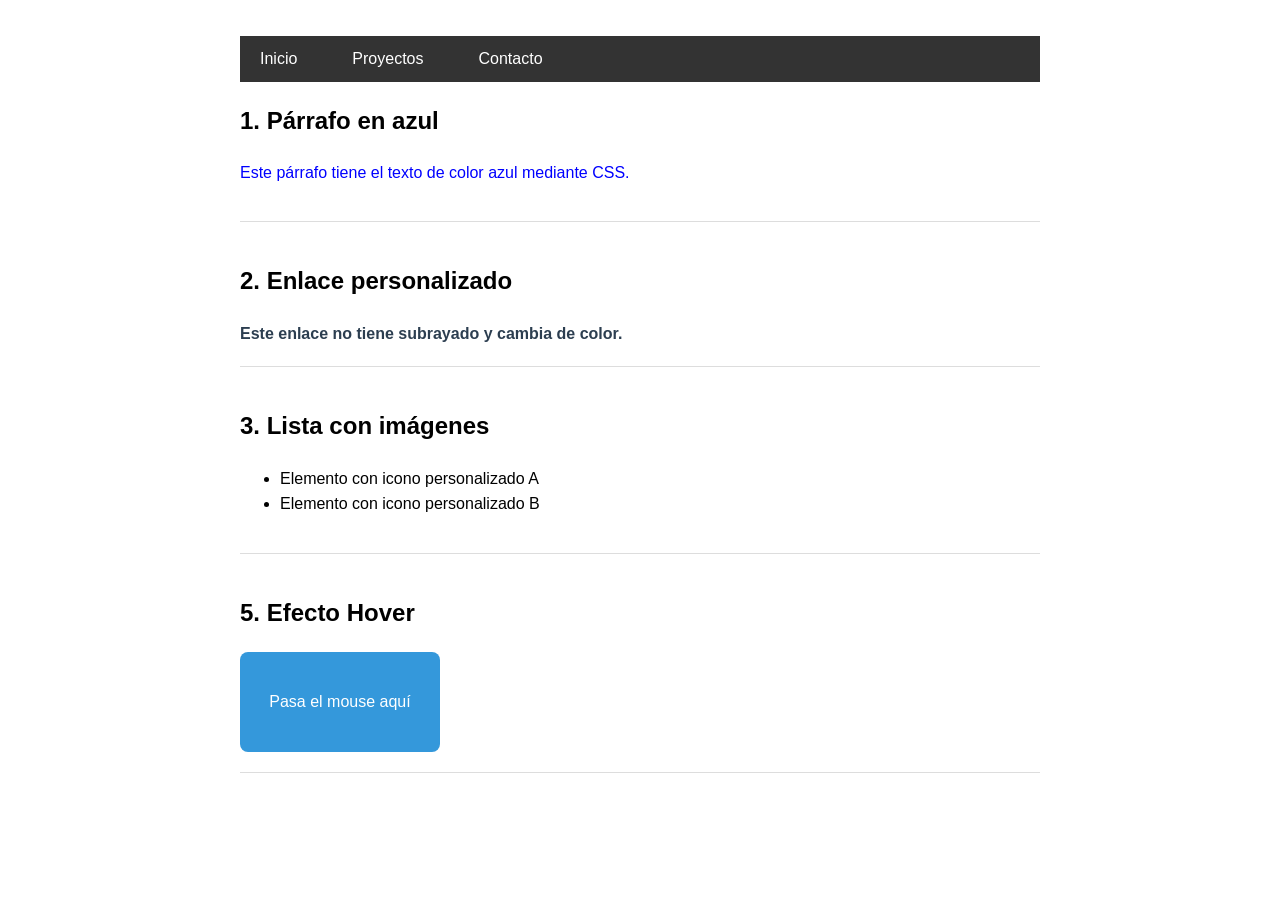
<file: css_pt1/index.html>
<!DOCTYPE html>
<html lang="es">
<head>
    <meta charset="UTF-8">
    <meta name="viewport" content="width=device-width, initial-scale=1.0">
    <title>Parte 1 :)</title>
    <link rel="stylesheet" href="style.css">
</head>
<body>

    <header>
        <nav>
            <ul>
                <li><a href="#">Inicio</a></li>
                <li><a href="#">Proyectos</a></li>
                <li><a href="#">Contacto</a></li>
            </ul>
        </nav>
    </header>

    <main>
        <section>
            <h2>1. Párrafo en azul</h2>
            <p class="texto-azul">Este párrafo tiene el texto de color azul mediante CSS.</p>
        </section>

        <section>
            <h2>2. Enlace personalizado</h2>
            <a href="https://youtu.be/BTDA7icl7AY" class="enlace-limpio">Este enlace no tiene subrayado y cambia de color.</a>
        </section>

        <section>
            <h2>3. Lista con imágenes</h2>
            <ul class="lista-custom">
                <li>Elemento con icono personalizado A</li>
                <li>Elemento con icono personalizado B</li>
            </ul>
        </section>

        <section>
            <h2>5. Efecto Hover</h2>
            <div class="caja-animada">
                Pasa el mouse aquí
            </div>
        </section>
    </main>

</body>
</html>
</file>
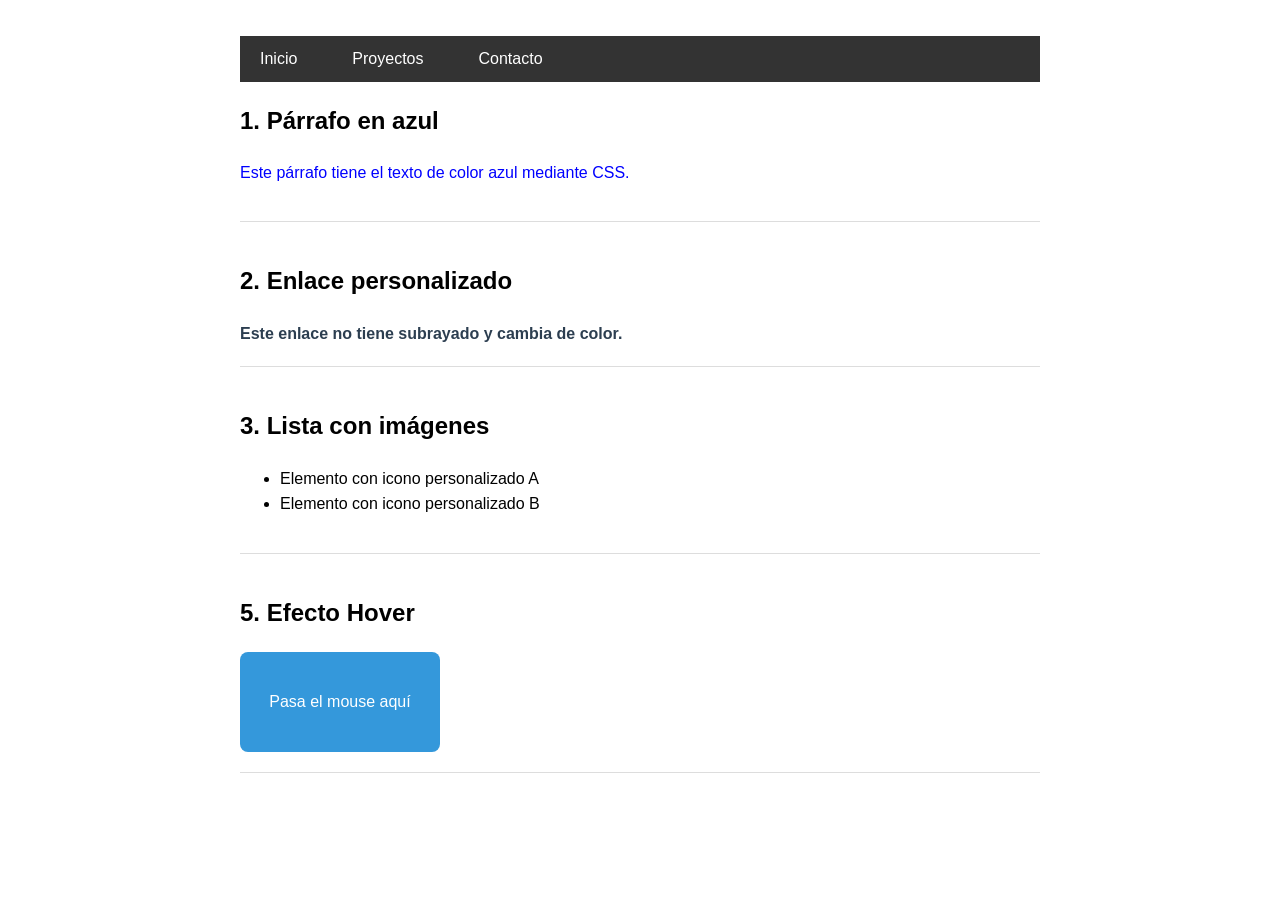
<file: htmlycss.html>
<!DOCTYPE html>
<html lang="es">
<head>
    <meta charset="UTF-8">
    <meta name="viewport" content="width=device-width, initial-scale=1.0">
    <title>Resolución Ejercicios CSS</title>
    <link rel="stylesheet" href="htmlycss.css">
</head>
<body>

    <header>
        <nav>
            <ul>
                <li><a href="#">Inicio</a></li>
                <li><a href="#">Proyectos</a></li>
                <li><a href="#">Contacto</a></li>
            </ul>
        </nav>
    </header>

    <main>
        <section>
            <h2>1. Párrafo en azul</h2>
            <p class="texto-azul">Este párrafo tiene el texto de color azul mediante CSS.</p>
        </section>

        <section>
            <h2>2. Enlace personalizado</h2>
            <a href="https://google.com" class="enlace-limpio">Este enlace no tiene subrayado y cambia de color.</a>
        </section>

        <section>
            <h2>3. Lista con imágenes</h2>
            <ul class="lista-custom">
                <li>Elemento con icono personalizado A</li>
                <li>Elemento con icono personalizado B</li>
            </ul>
        </section>

        <section>
            <h2>5. Efecto Hover</h2>
            <div class="caja-animada">
                Pasa el mouse aquí
            </div>
        </section>
    </main>

</body>
</html>
</file>
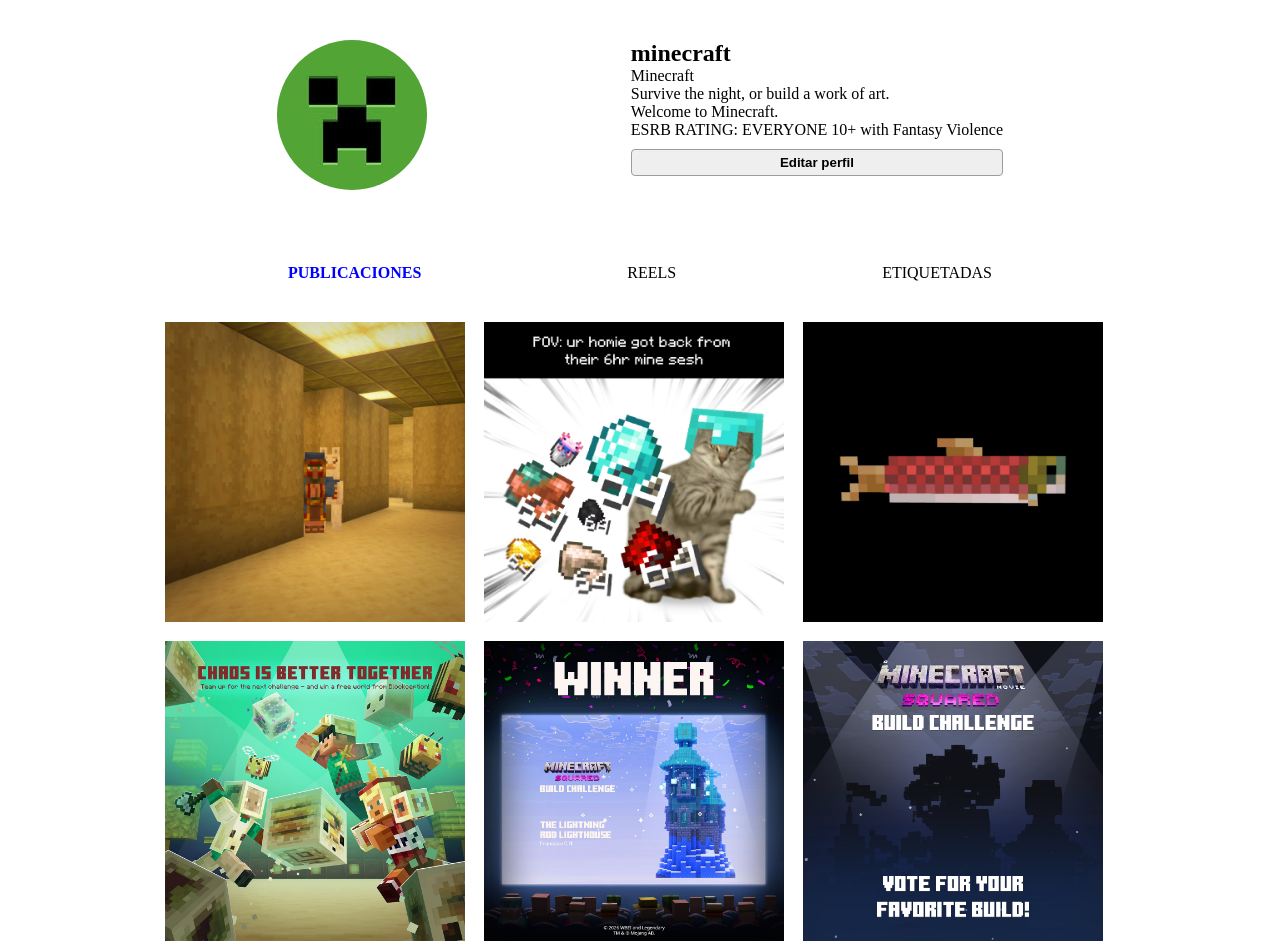
<file: css_pt2(y 3)/insta.html>
<!DOCTYPE html>
<html lang="es">
<head>
    <meta charset="UTF-8">
    <meta name="viewport" content="width=device-width, initial-scale=1.0">
    <title>Perfil Instagram</title>
    <link rel="stylesheet" href="insta.css">
</head>
<body>
    <div class="header">
        <div class="profile-pic">
            <img src="images/profile.jpg" alt="Avatar" class="profile-img">
        </div>
        <section class="user-info">
            <h2>minecraft</h2>
            <div class="bio">
                <span>Minecraft</span>
                <p>Survive the night, or build a work of art.</p>
                <p>Welcome to Minecraft.</p>
                <p>ESRB RATING: EVERYONE 10+ with Fantasy Violence</p>
            </div>
             <button class="edit-btn">Editar perfil</button>
        </section>
    </div>

    <div class="tabs">
        <span id="selected">PUBLICACIONES</span>
        <span >REELS</span>
        <span >ETIQUETADAS</span>
    </div>

    <main class="gallery">
        <img src="images/post1.jpg" alt="Post 1" class="post-img">
        <img src="images/post2.jpg" alt="Post 2" class="post-img">
        <img src="images/post3.webp" alt="Post 3" class="post-img">
        <img src="images/post4.jpg" alt="Post 4" class="post-img">
        <img src="images/post5.jpg" alt="Post 5" class="post-img">
        <img src="images/post6.jpg" alt="Post 6" class="post-img">
    </main>
</body>
</html>
</file>
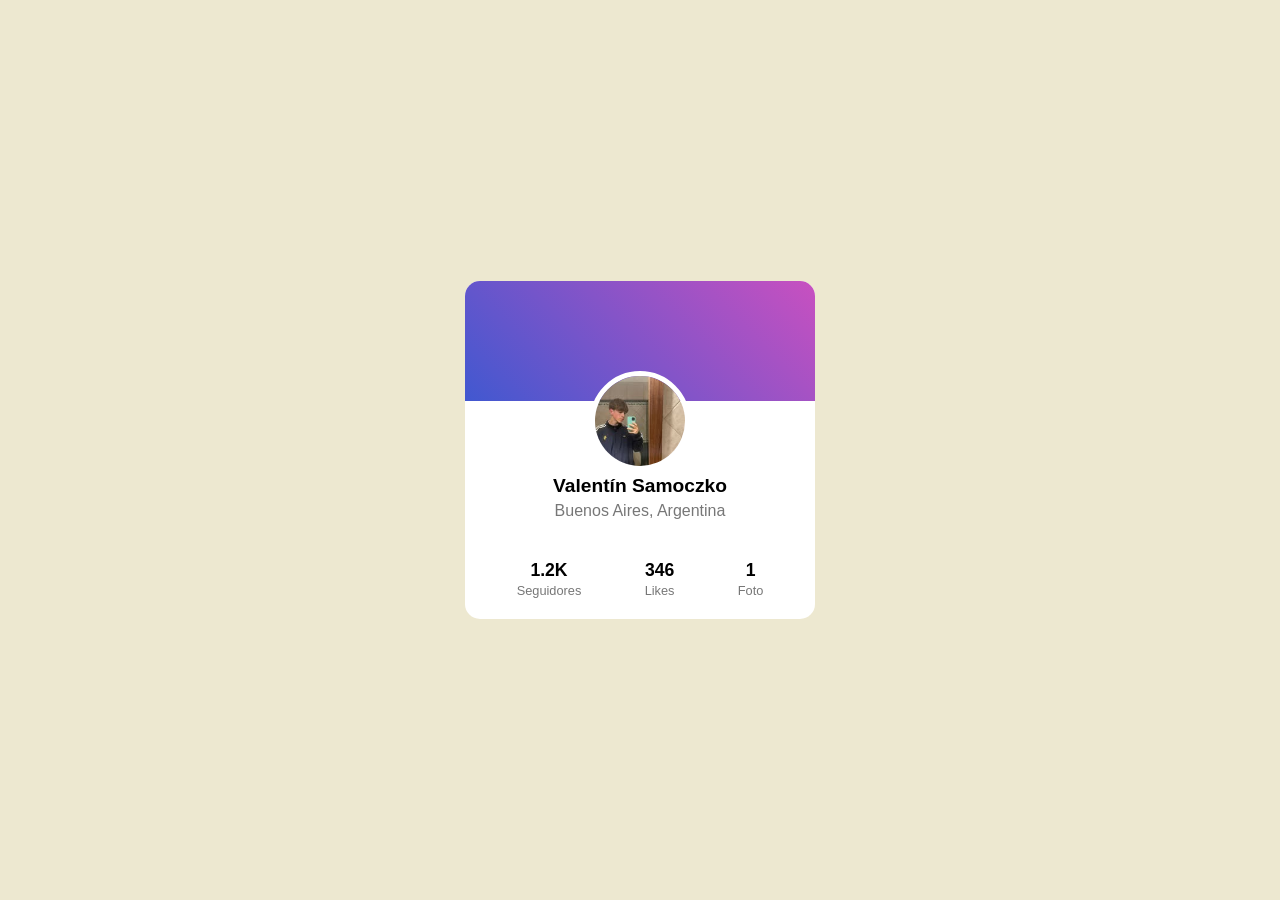
<file: css_pt2(y 3)/tarj_usr.html>
<!DOCTYPE html>
<html lang="es">
<head>
    <meta charset="UTF-8">
    <meta name="viewport" content="width=device-width, initial-scale=1.0">
    <title>Tarjeta de Usuario</title>
    <link rel="stylesheet" href="tarj_usr.css">
</head>
<body>
    <main class="container">
        <div class="card">
            <div class="banner"></div>
            <div class="profile-header">
                <img src="images/profile_usr.jpg" alt="Foto de perfil" >
                <h1>Valentín Samoczko</h1>
                <p>Buenos Aires, Argentina</p>
            </div>
            <div class="stats">
                <div class="stat-item">
                    <span class="stat-bold">1.2K</span>
                    <span class="stat-desc">Seguidores</span>
                </div>
                <div class="stat-item">
                    <span class="stat-bold">346</span>
                    <span class="stat-desc">Likes</span>
                </div>
                <div class="stat-item">
                    <span class="stat-bold">1</span>
                    <span class="stat-desc">Foto</span>
                </div>
            </div>
        </div>
    </main>
</body>
</html>
</file>
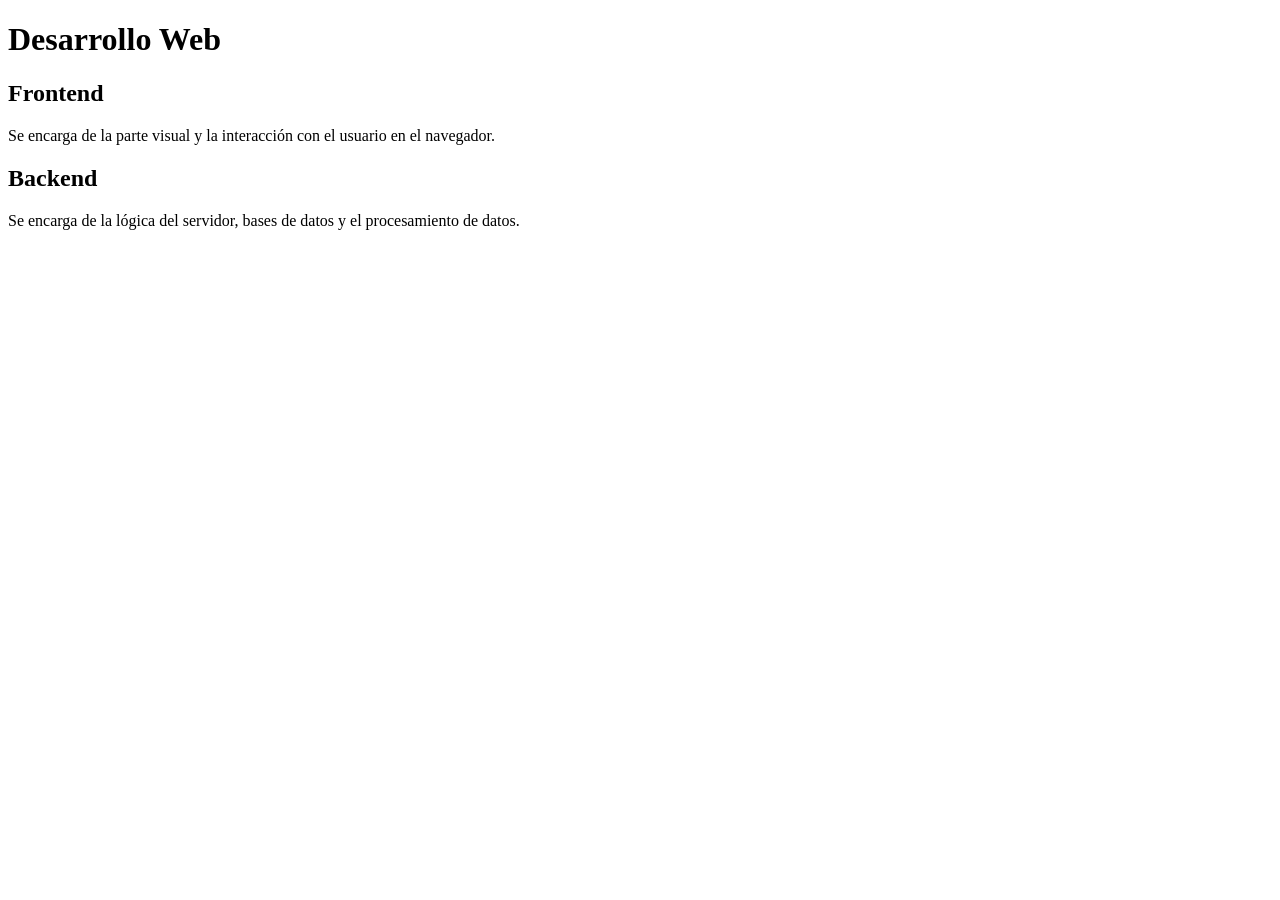
<file: html_pt1/ej2.html>
<!DOCTYPE html>
<html lang="es">
<head>
    <meta charset="UTF-8">
    <title>Ejercicio 2</title>
</head>
<body>
    <h1>Desarrollo Web</h1>
    
    <h2>Frontend</h2>
    <p>Se encarga de la parte visual y la interacción con el usuario en el navegador.</p>
    
    <h2>Backend</h2>
    <p>Se encarga de la lógica del servidor, bases de datos y el procesamiento de datos.</p>
</body>
</html>
</file>
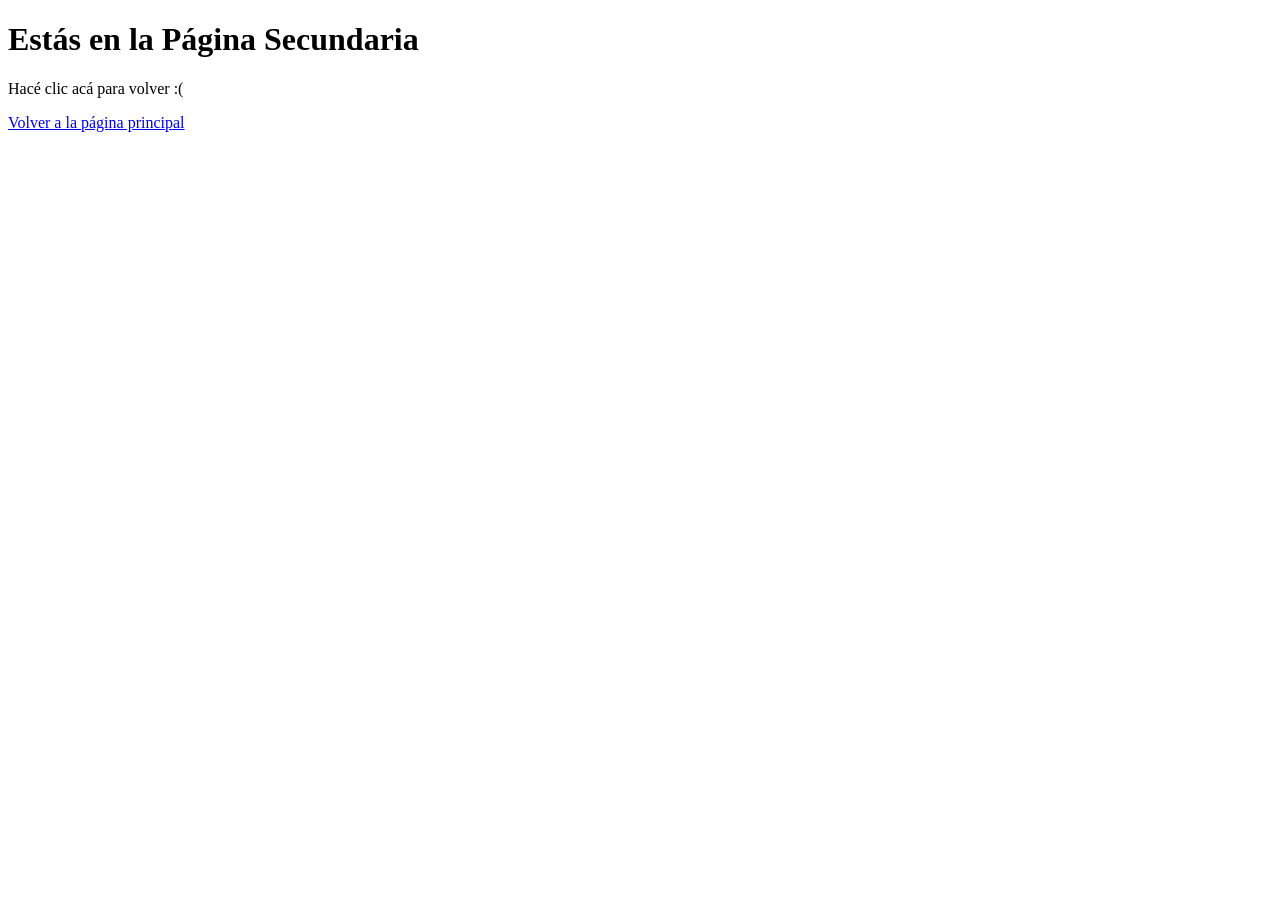
<file: html_pt1/ej3-5.html>
<!DOCTYPE html>
<html lang="es">
<head>
    <meta charset="UTF-8">
    <title>Página Secundaria</title>
</head>
<body>
    <h1>Estás en la Página Secundaria</h1>
    <p>Hacé clic acá para volver :( </p>
    <a href="ej3.html">Volver a la página principal</a>
</body>
</html>
</file>
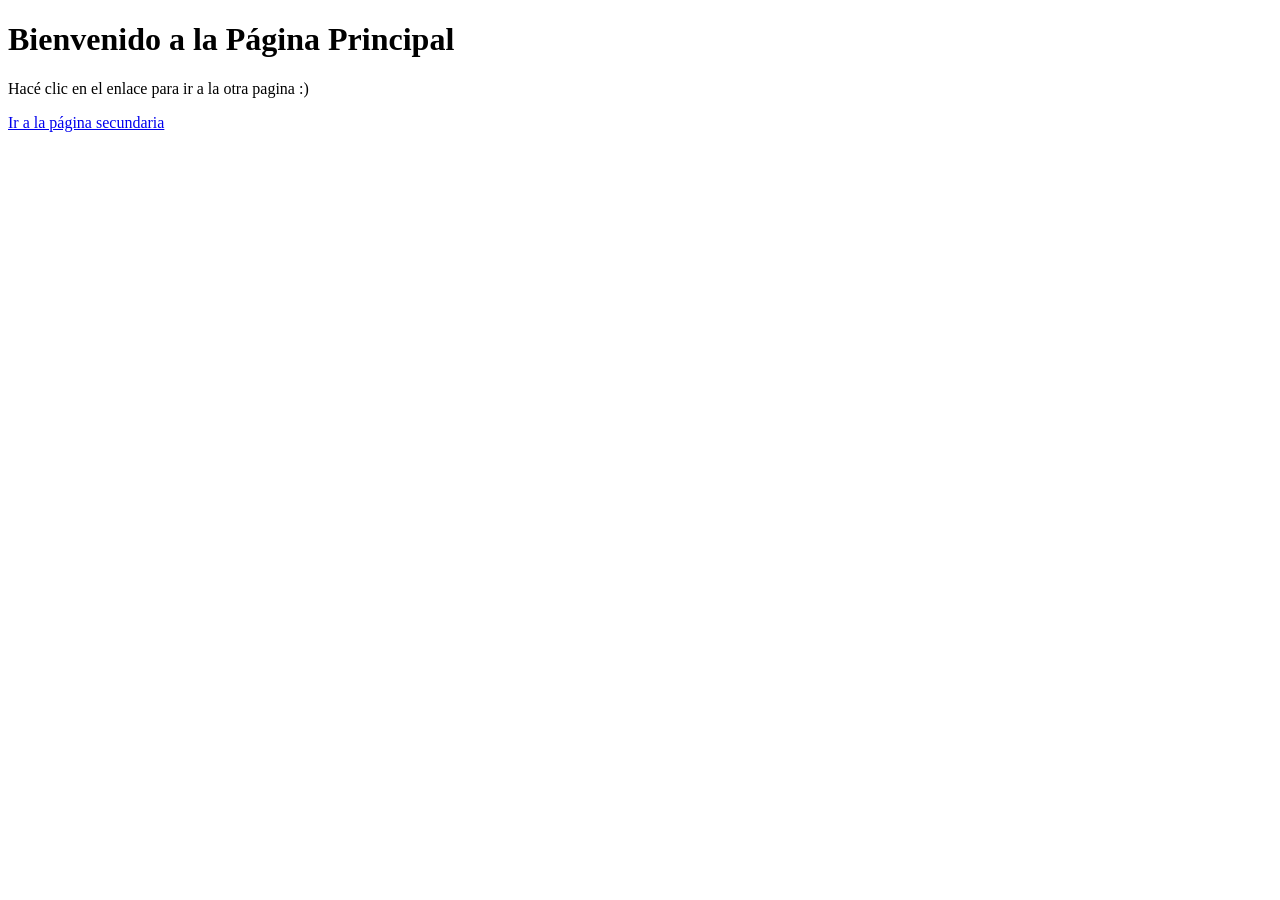
<file: html_pt1/ej3.html>
<!DOCTYPE html>
<html lang="es">
<head>
    <meta charset="UTF-8">
    <title>Página Principal</title>
</head>
<body>
    <h1>Bienvenido a la Página Principal</h1>
    <p>Hacé clic en el enlace para ir a la otra pagina :)</p>
    <a href="ej3-5.html">Ir a la página secundaria</a>
</body>
</html>
</file>
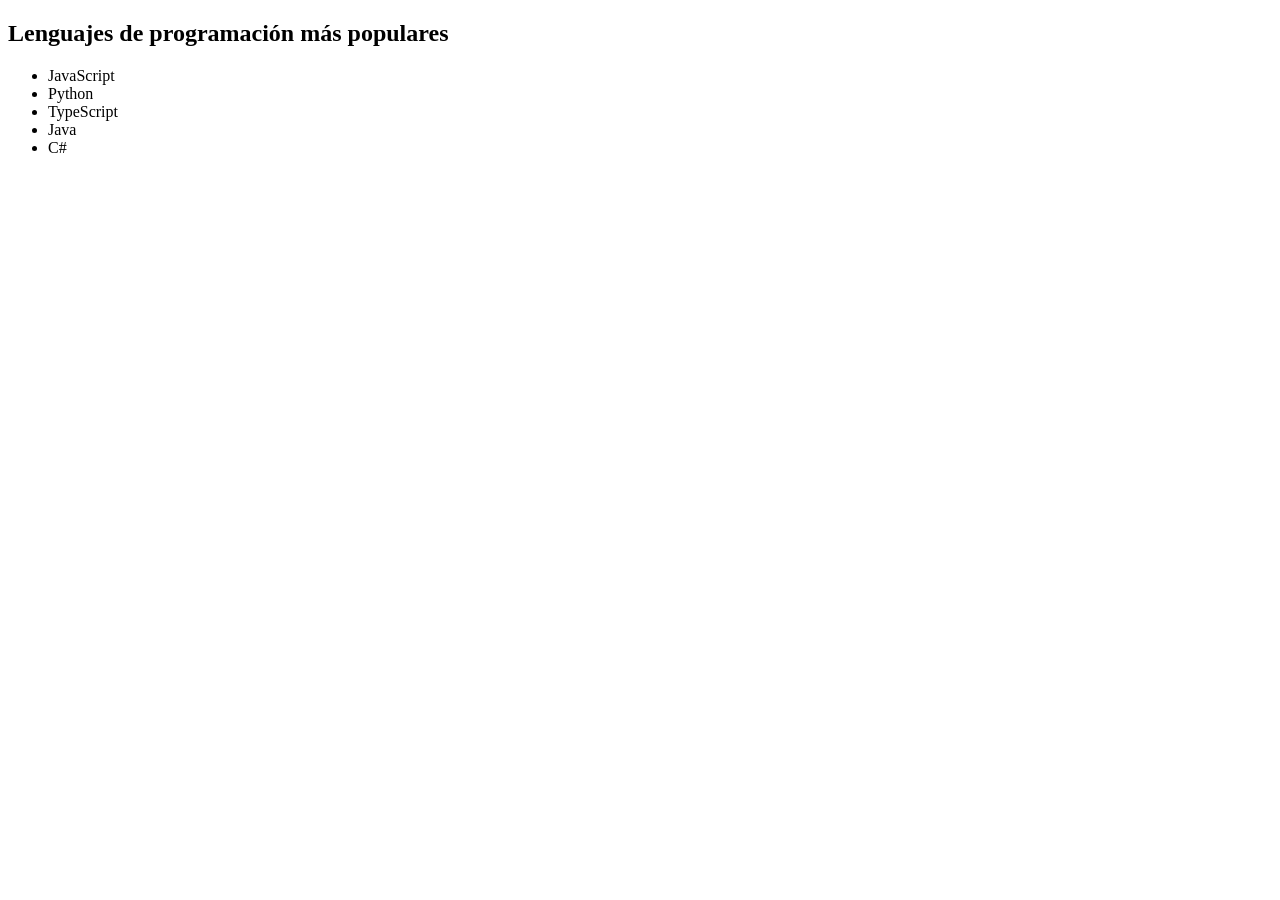
<file: html_pt1/ej4.html>
<!DOCTYPE html>
<html lang="es">
<head>
    <meta charset="UTF-8">
    <title>Ejercicio 4</title>
</head>
<body>
    <h2>Lenguajes de programación más populares</h2>
    <ul>
        <li>JavaScript</li>
        <li>Python</li>
        <li>TypeScript</li>
        <li>Java</li>
        <li>C#</li>
    </ul>
</body>
</html>
</file>
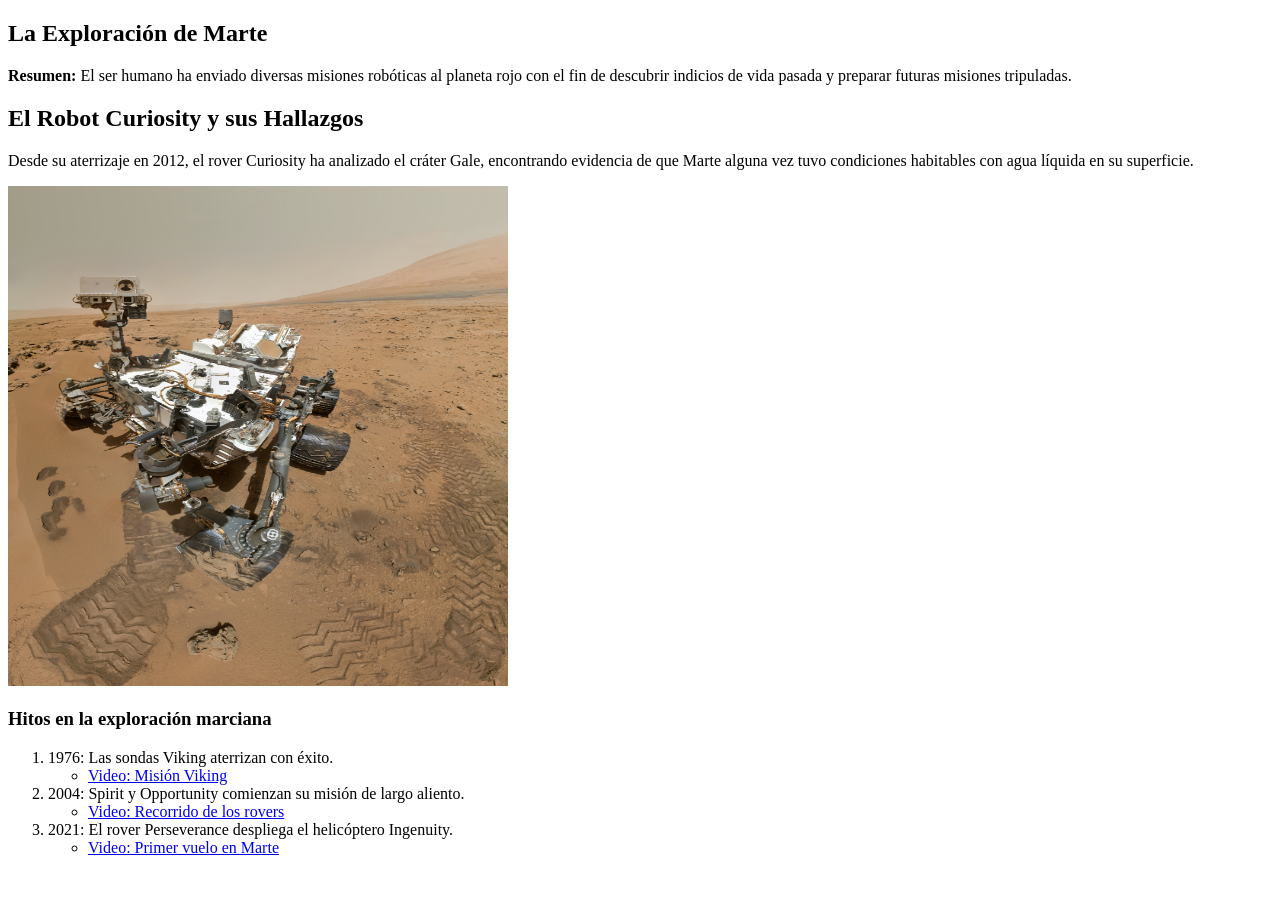
<file: html_pt1/ej5.html>
<!DOCTYPE html>
<html lang="es">
<head>
    <meta charset="UTF-8">
    <title>Ejercicio 5</title>
</head>
<body>
    <article>
        <h1>La Exploración de Marte</h1>
        <p><strong>Resumen:</strong> El ser humano ha enviado diversas misiones robóticas al planeta rojo con el fin de descubrir indicios de vida pasada y preparar futuras misiones tripuladas.</p>

        <h2>El Robot Curiosity y sus Hallazgos</h2>
        <p>Desde su aterrizaje en 2012, el rover Curiosity ha analizado el cráter Gale, encontrando evidencia de que Marte alguna vez tuvo condiciones habitables con agua líquida en su superficie.</p>
        <img src="images/rover.jpg" alt="Rover Curiosity en Marte" width="500" height="500">

        <h3>Hitos en la exploración marciana</h3>
        <ol>
            <li>
                1976: Las sondas Viking aterrizan con éxito.
                <ul>
                    <li><a href="https://www.youtube.com/results?search_query=Viking+Mars+landing" target="_blank">Video: Misión Viking</a></li>
                </ul>
            </li>
            <li>
                2004: Spirit y Opportunity comienzan su misión de largo aliento.
                <ul>
                    <li><a href="https://www.youtube.com/results?search_query=Spirit+Opportunity+Mars" target="_blank">Video: Recorrido de los rovers</a></li>
                </ul>
            </li>
            <li>
                2021: El rover Perseverance despliega el helicóptero Ingenuity.
                <ul>
                    <li><a href="https://www.youtube.com/results?search_query=Ingenuity+first+flight+Mars" target="_blank">Video: Primer vuelo en Marte</a></li>
                </ul>
            </li>
        </ol>
    </article>
</body>
</html>
</file>
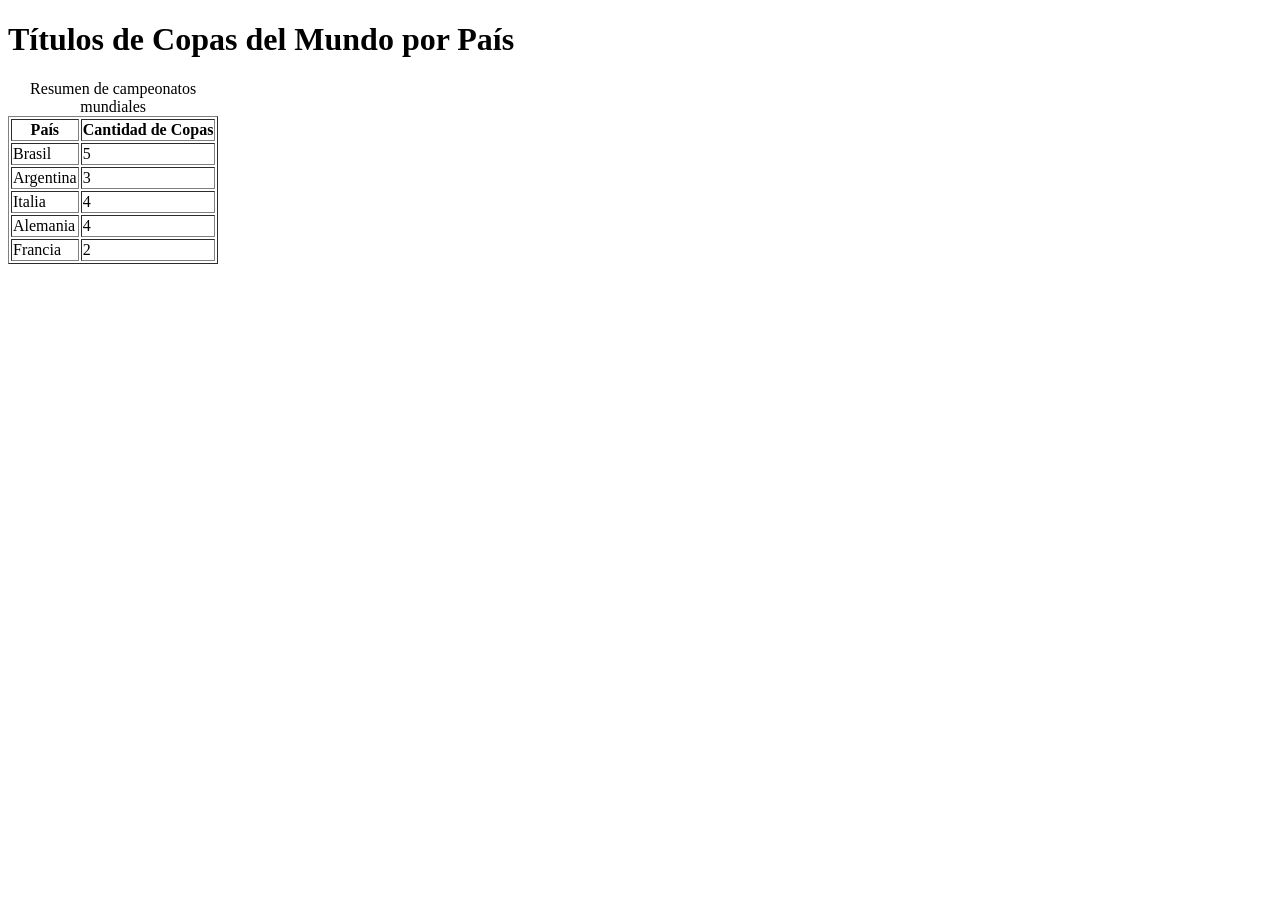
<file: html_pt2/ej1.html>
<!DOCTYPE html>
<html lang="es">
<head>
    <meta charset="UTF-8">
    <title>Tabla de Mundiales</title>
</head>
<body>
    <h1>Títulos de Copas del Mundo por País</h1>
    <table border="1">
        <caption>Resumen de campeonatos mundiales</caption>
        <thead>
            <tr>
                <th>País</th>
                <th>Cantidad de Copas</th>
            </tr>
        </thead>
        <tbody>
            <tr>
                <td>Brasil</td>
                <td>5</td>
            </tr>
            <tr>
                <td>Argentina</td>
                <td>3</td>
            </tr>
            <tr>
                <td>Italia</td>
                <td>4</td>
            </tr>
            <tr>
                <td>Alemania</td>
                <td>4</td>
            </tr>
            <tr>
                <td>Francia</td>
                <td>2</td>
            </tr>
        </tbody>
    </table>
</body>
</html>
</file>
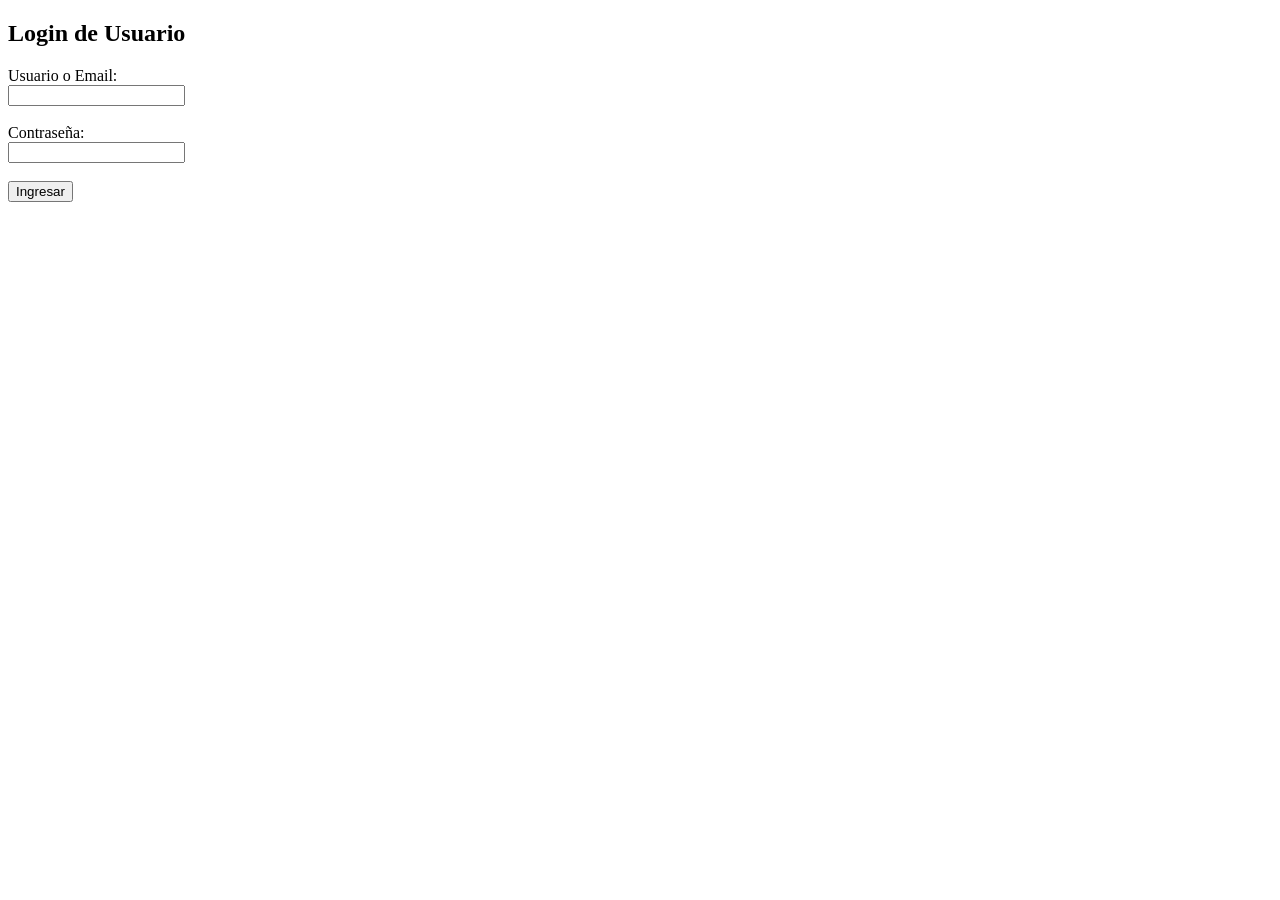
<file: html_pt2/ej2.html>
<!DOCTYPE html>
<html lang="es">
<head>
    <meta charset="UTF-8">
    <title>Iniciar Sesión</title>
</head>
<body>
    <h2>Login de Usuario</h2>
    <form>
        <label for="usuario">Usuario o Email:</label><br>
        <input type="text" id="usuario" name="usuario" required><br><br>
        
        <label for="password">Contraseña:</label><br>
        <input type="password" id="password" name="password" required><br><br>
        
        <button type="submit">Ingresar</button>
    </form>
</body>
</html>
</file>
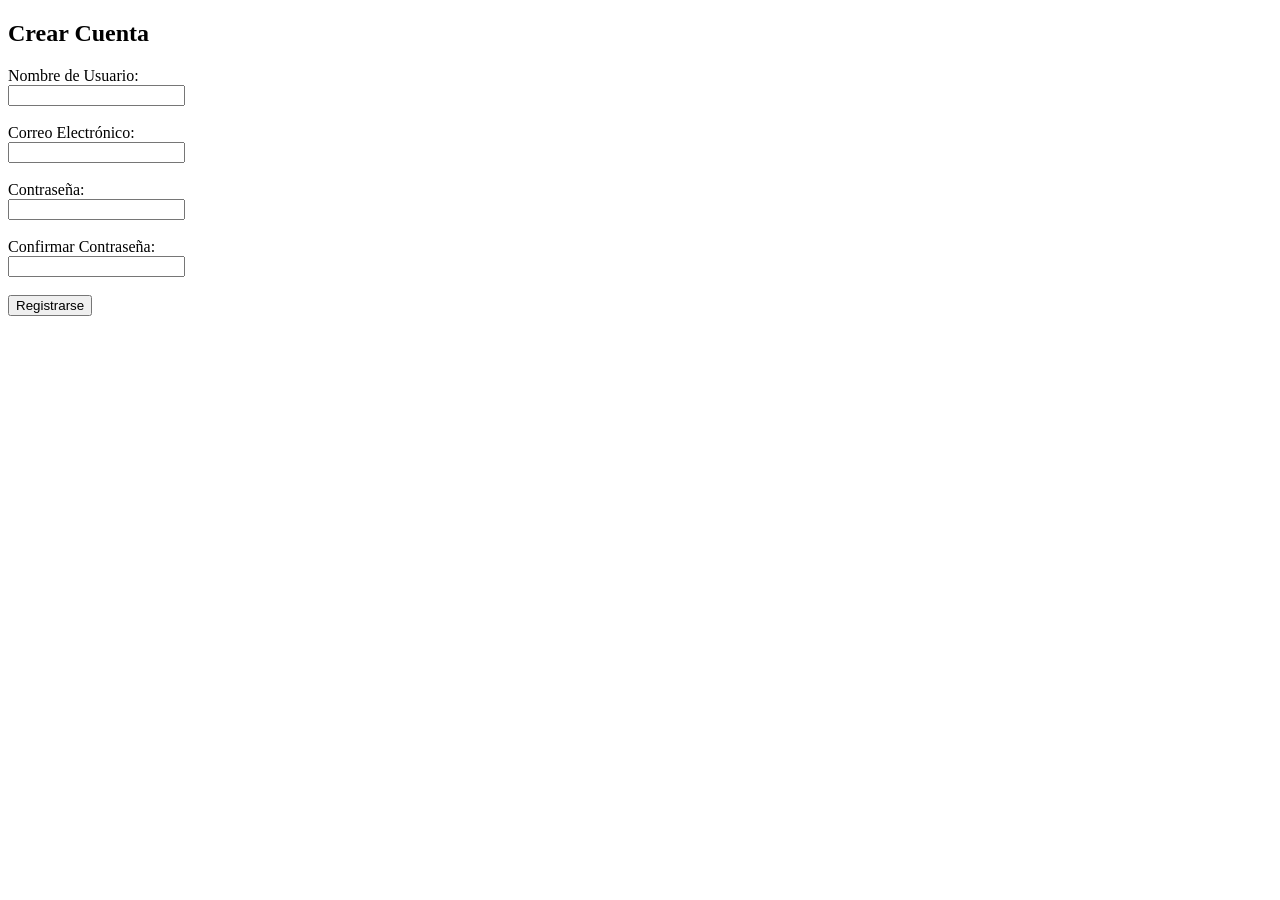
<file: html_pt2/ej3.html>
<!DOCTYPE html>
<html lang="es">
<head>
    <meta charset="UTF-8">
    <title>Registro</title>
</head>
<body>
    <h2>Crear Cuenta</h2>
    <form>
        <label for="reg_usuario">Nombre de Usuario:</label><br>
        <input type="text" id="reg_usuario" name="reg_usuario" required><br><br>
        
        <label for="reg_email">Correo Electrónico:</label><br>
        <input type="email" id="reg_email" name="reg_email" required><br><br>
        
        <label for="reg_pass">Contraseña:</label><br>
        <input type="password" id="reg_pass" name="reg_pass" required><br><br>
        
        <label for="confirm_pass">Confirmar Contraseña:</label><br>
        <input type="password" id="confirm_pass" name="confirm_pass" required><br><br>
        
        <button type="submit">Registrarse</button>
    </form>
</body>
</html>
</file>
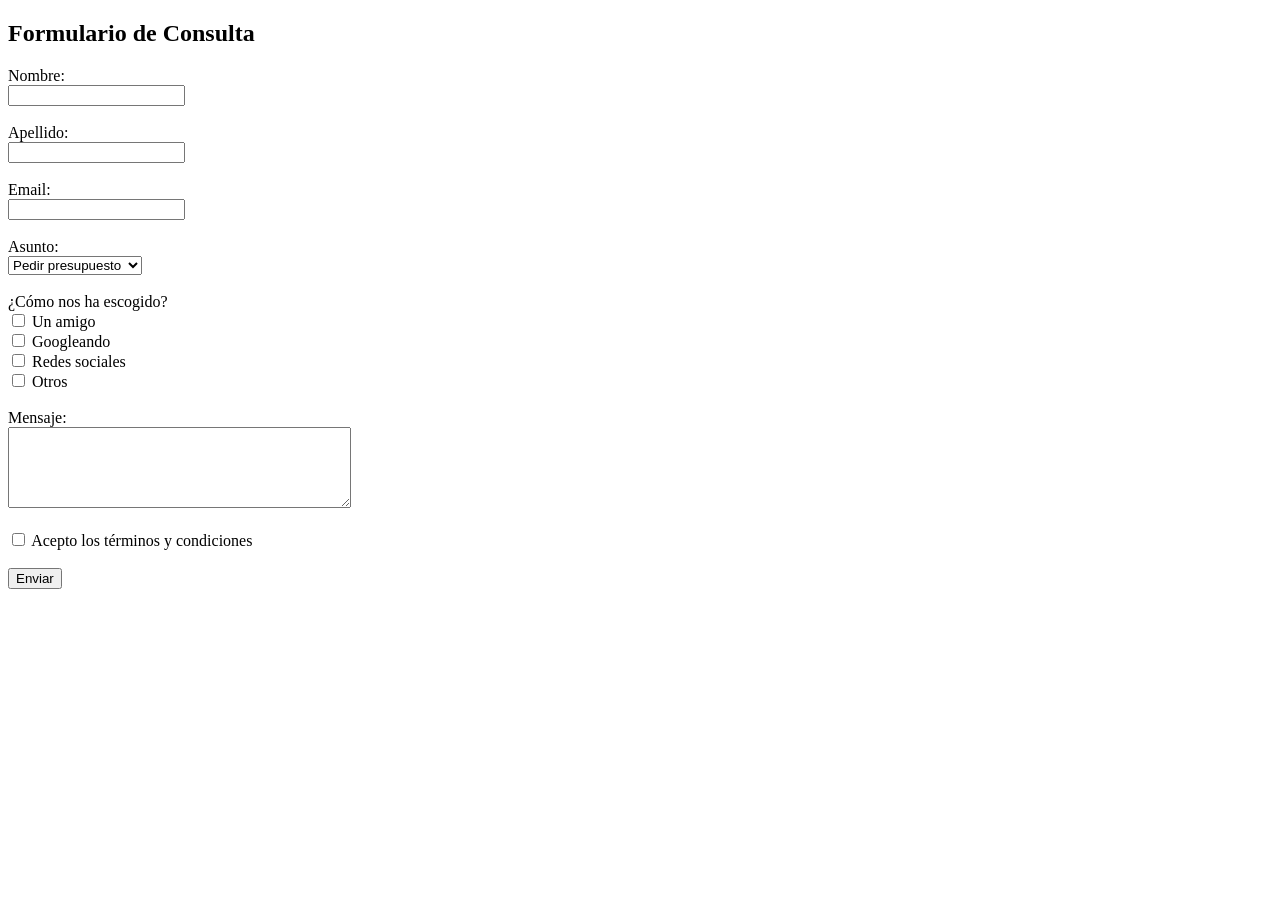
<file: html_pt2/ej4.html>
<!DOCTYPE html>
<html lang="es">
<head>
    <meta charset="UTF-8">
    <title>Formulario de Contacto</title>
</head>
<body>
    <h2>Formulario de Consulta</h2>
    <form>
        <label for="nombre">Nombre:</label><br>
        <input type="text" id="nombre" name="nombre" maxlength="30"><br><br>

        <label for="apellido">Apellido:</label><br>
        <input type="text" id="apellido" name="apellido" maxlength="30"><br><br>

        <label for="email">Email:</label><br>
        <input type="email" id="email" name="email" required><br><br>

        <label>Asunto:</label><br>
        <select name="asunto">
            <option value="presupuesto">Pedir presupuesto</option>
            <option value="cita">Solicitar cita previa</option>
            <option value="otros">Otros</option>
        </select><br><br>

        <label>¿Cómo nos ha escogido?</label><br>
        <input type="checkbox" id="amigo" name="origen" value="amigo">
        <label for="amigo">Un amigo</label><br>
        <input type="checkbox" id="google" name="origen" value="google">
        <label for="google">Googleando</label><br>
        <input type="checkbox" id="redes" name="origen" value="redes">
        <label for="redes">Redes sociales</label><br>
        <input type="checkbox" id="otros_origen" name="origen" value="otros">
        <label for="otros_origen">Otros</label><br><br>

        <label for="mensaje">Mensaje:</label><br>
        <textarea id="mensaje" name="mensaje" maxlength="300" rows="5" cols="40"></textarea><br><br>

        <input type="checkbox" id="terminos" name="terminos" required>
        <label for="terminos">Acepto los términos y condiciones</label><br><br>

        <button type="submit">Enviar</button>
    </form>
</body>
</html>
</file>
<file: css_pt1/style.css>
body {
    font-family: sans-serif;
    line-height: 1.6;
    padding: 20px;
    max-width: 800px;
    margin: auto;
}

section {
    margin-bottom: 40px;
    border-bottom: 1px solid #ddd;
    padding-bottom: 20px;
}

.texto-azul {
    color: blue;
}

.enlace-limpio {
    color: #2c3e50;
    text-decoration: none;
    font-weight: bold;
}

.enlace-limpio:hover {
    color: #e74c3c;
}

.lista-custom {
    list-style-image: url('https://cdn-icons-png.flaticon.com/16/5277/5277520.png');
}


nav ul {
    list-style-type: none;
    padding: 0;
    display: flex; 
    background-color: #333;
}

nav ul li {
    margin-right: 15px;
}

nav ul li a {
    display: block;
    color: white;
    padding: 10px 20px;
    text-decoration: none;
}

nav ul li a:hover {
    background-color: #555;
}


.caja-animada {
    width: 200px;
    height: 100px;
    background-color: #3498db;
    color: white;
    display: flex;
    align-items: center;
    justify-content: center;
    border-radius: 8px;
    transition: all 0.4s ease; 
}

.caja-animada:hover {
    background-color: #9b59b6;
    transform: scale(1.1) rotate(5deg);
    box-shadow: 0 10px 20px rgba(0,0,0,0.2);
    cursor: pointer;
}
</file>
<file: htmlycss.css>
body {
    font-family: sans-serif;
    line-height: 1.6;
    padding: 20px;
    max-width: 800px;
    margin: auto;
}

section {
    margin-bottom: 40px;
    border-bottom: 1px solid #ddd;
    padding-bottom: 20px;
}

.texto-azul {
    color: blue;
}

.enlace-limpio {
    color: #2c3e50;
    text-decoration: none;
    font-weight: bold;
}

.enlace-limpio:hover {
    color: #e74c3c;
}

.lista-custom {
    list-style-image: url('https://cdn-icons-png.flaticon.com/16/5277/5277520.png');
}


nav ul {
    list-style-type: none;
    padding: 0;
    display: flex; 
    background-color: #333;
}

nav ul li {
    margin-right: 15px;
}

nav ul li a {
    display: block;
    color: white;
    padding: 10px 20px;
    text-decoration: none;
}

nav ul li a:hover {
    background-color: #555;
}


.caja-animada {
    width: 200px;
    height: 100px;
    background-color: #3498db;
    color: white;
    display: flex;
    align-items: center;
    justify-content: center;
    border-radius: 8px;
    transition: all 0.4s ease; 
}

.caja-animada:hover {
    background-color: #9b59b6;
    transform: scale(1.1) rotate(5deg);
    box-shadow: 0 10px 20px rgba(0,0,0,0.2);
    cursor: pointer;
}
</file>
<file: css_pt2(y 3)/insta.css>
:root{
  --blanco:white;
}

* {
  margin: 0;
  padding: 0;
}

body {
  background: var(--blanco);
  font-family: -apple-system, BlinkMacSystemFont, "Segoe UI", Roboto;
  max-width: 970px;
  margin: 0 auto;
}

.header {
  display: flex;
  padding: 40px 20px;
  justify-content: space-around;
}

.profile-pic img {
  width: 150px;
  height: 150px;
  border-radius: 50%;
}

.edit-btn {
  width: 100%;
  margin: 10px 0;
  border: 1px solid #9c9c9c;
  padding: 5px;
  border-radius: 4px;
  font-weight: bold;
}

.gallery {
  display: flex;
  flex-wrap: wrap;
}

.post-img {
  width: 300px;
  height: auto;
  display: block;
  padding: 1%;
}

.tabs{
  display: flex;
  margin: 30px;
  justify-content: space-around;
  #selected{
      color:blue;
      font-weight: bold;
  }
}
</file>
<file: css_pt2(y 3)/tarj_usr.css>
:root{
  --blanco:white;
  --background: #EDE8D0;
  --gris: #777777;
}


* {
  box-sizing: border-box;
  margin: 0;
  padding: 0;
  font-family: sans-serif;
}

.container {
  display: flex;
  justify-content: center;
  align-items: center;
  min-height: 100vh;
  background-color: var(--background);
}

.card {
  background: var(--blanco);
  width: 350px;
  border-radius: 15px;
  text-align: center;
}

.banner {
  height: 120px;
  background: linear-gradient(45deg, #4158d0, #c850c0);
  border-top-left-radius: 15px;
  border-top-right-radius: 15px;
}

.profile-header {
  padding: 20px;
    h1 {
    font-size: 1.2rem;
    }
    p {
      color: var(--gris);
      margin-top: 5px;
    }
    img {
    width: 100px;
    height: 100px;
    border-radius: 50%;
    border: 5px solid var(--blanco);
    margin-top: -50px;
    background-color: var(--blanco);
    }
}

.stats {
  display: flex;
  justify-content: space-around;
  padding: 20px;
    .stat-bold {
    font-weight: bold;
    display: block;
    font-size: 1.1rem;
    }

    .stat-desc {
      font-size: 0.8rem;
      color: var(--gris);
    }
}
</file>
